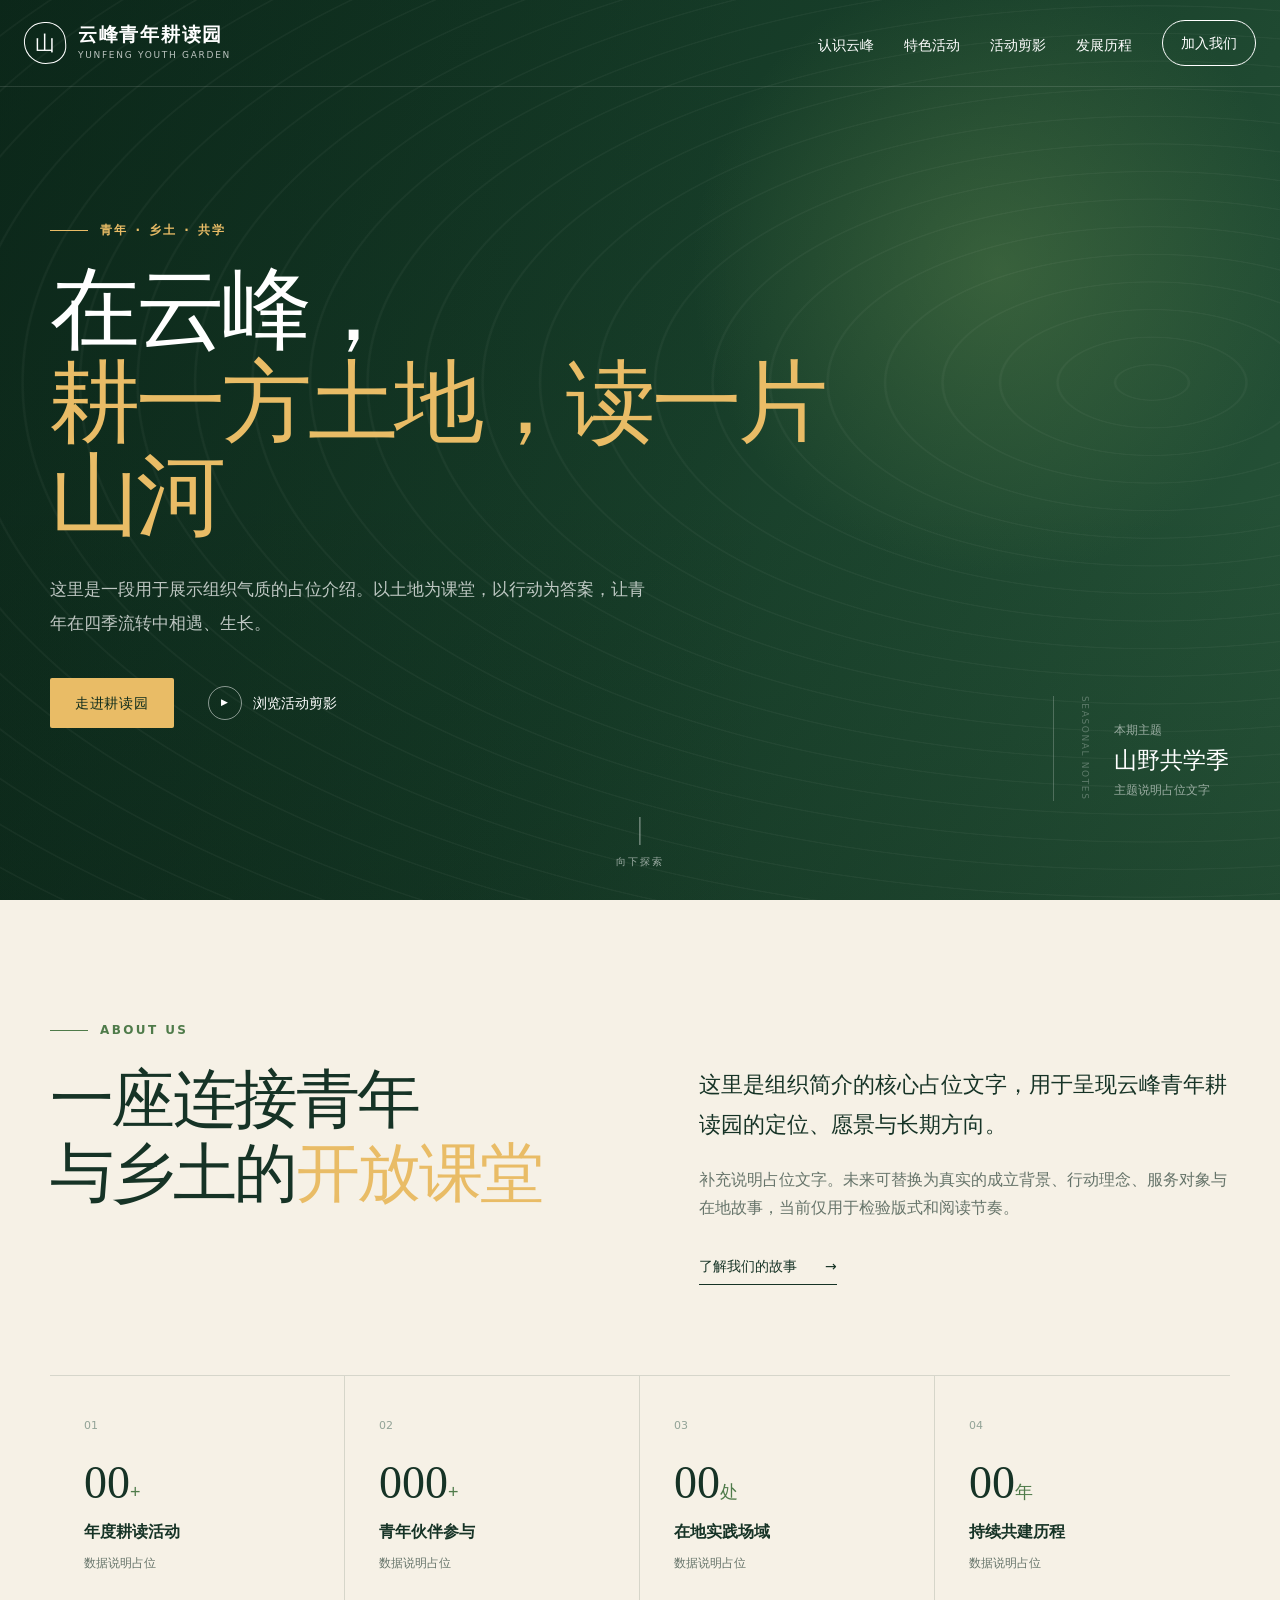
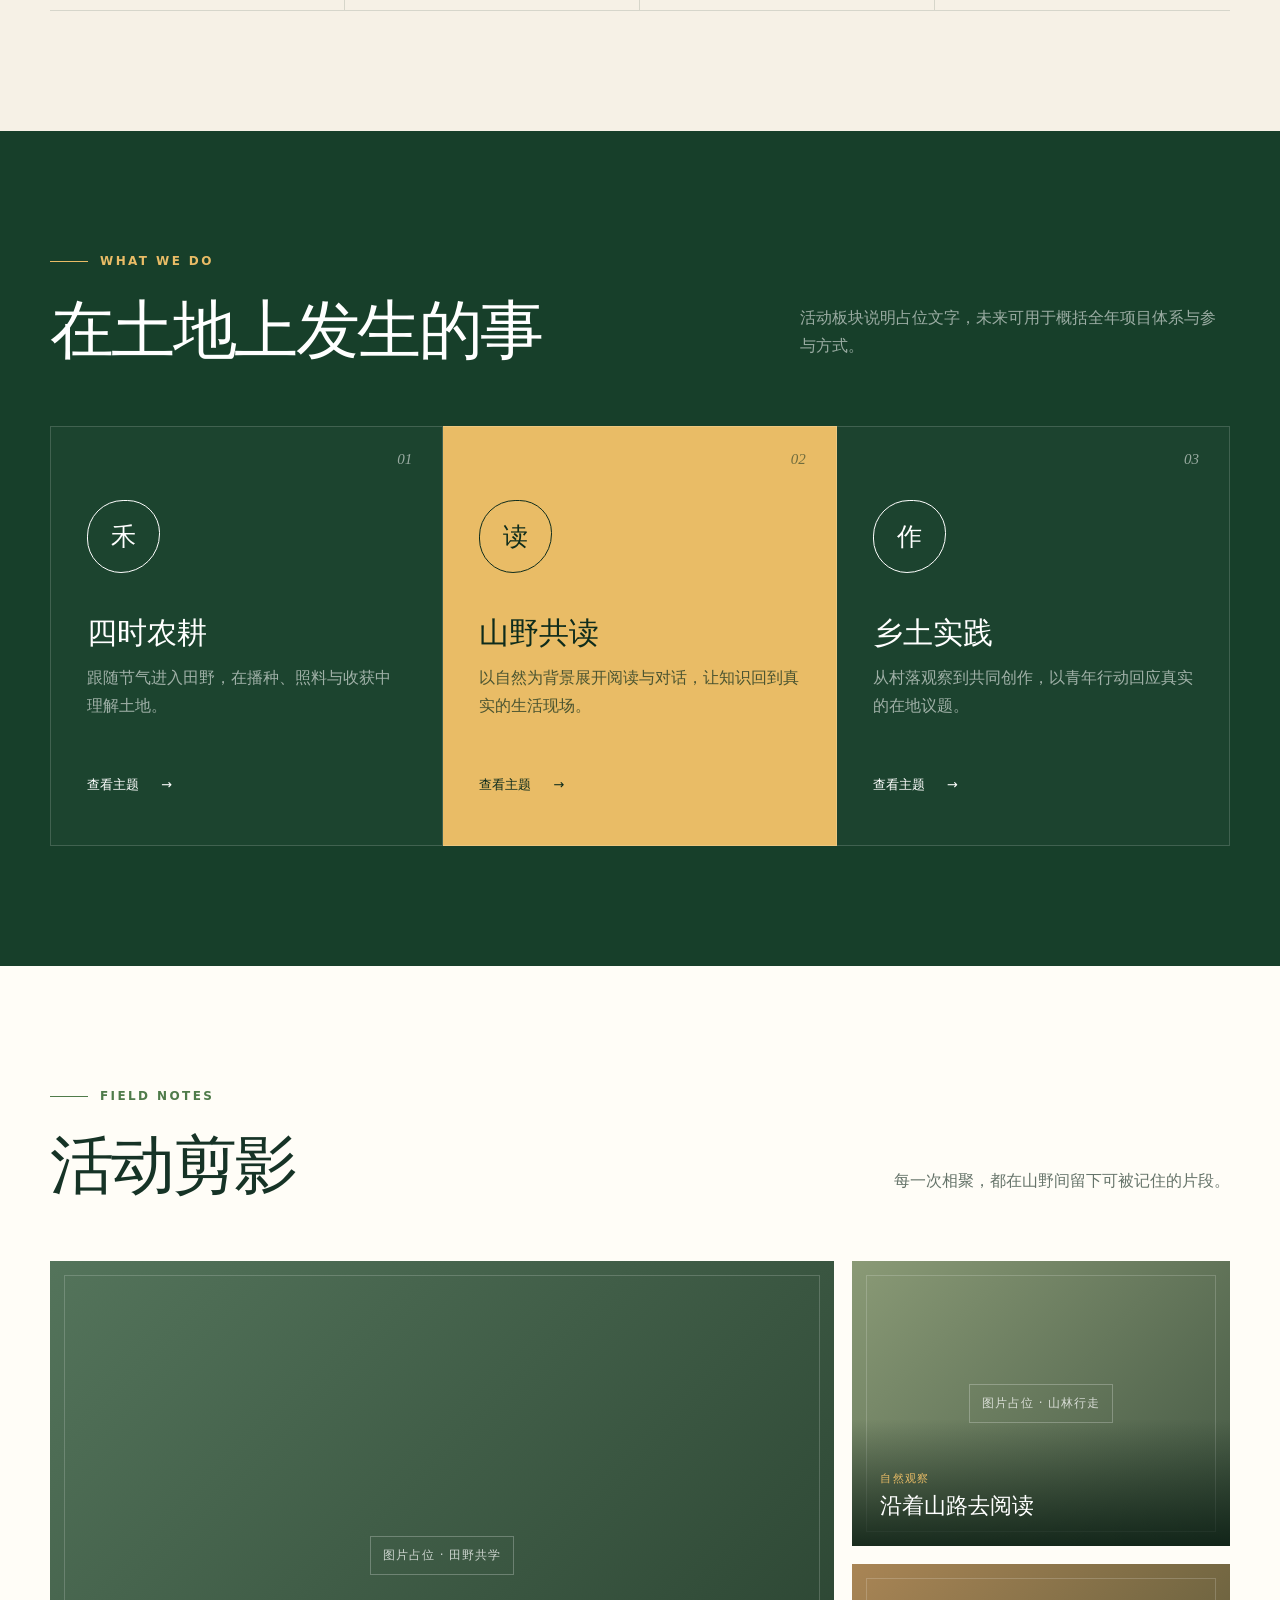
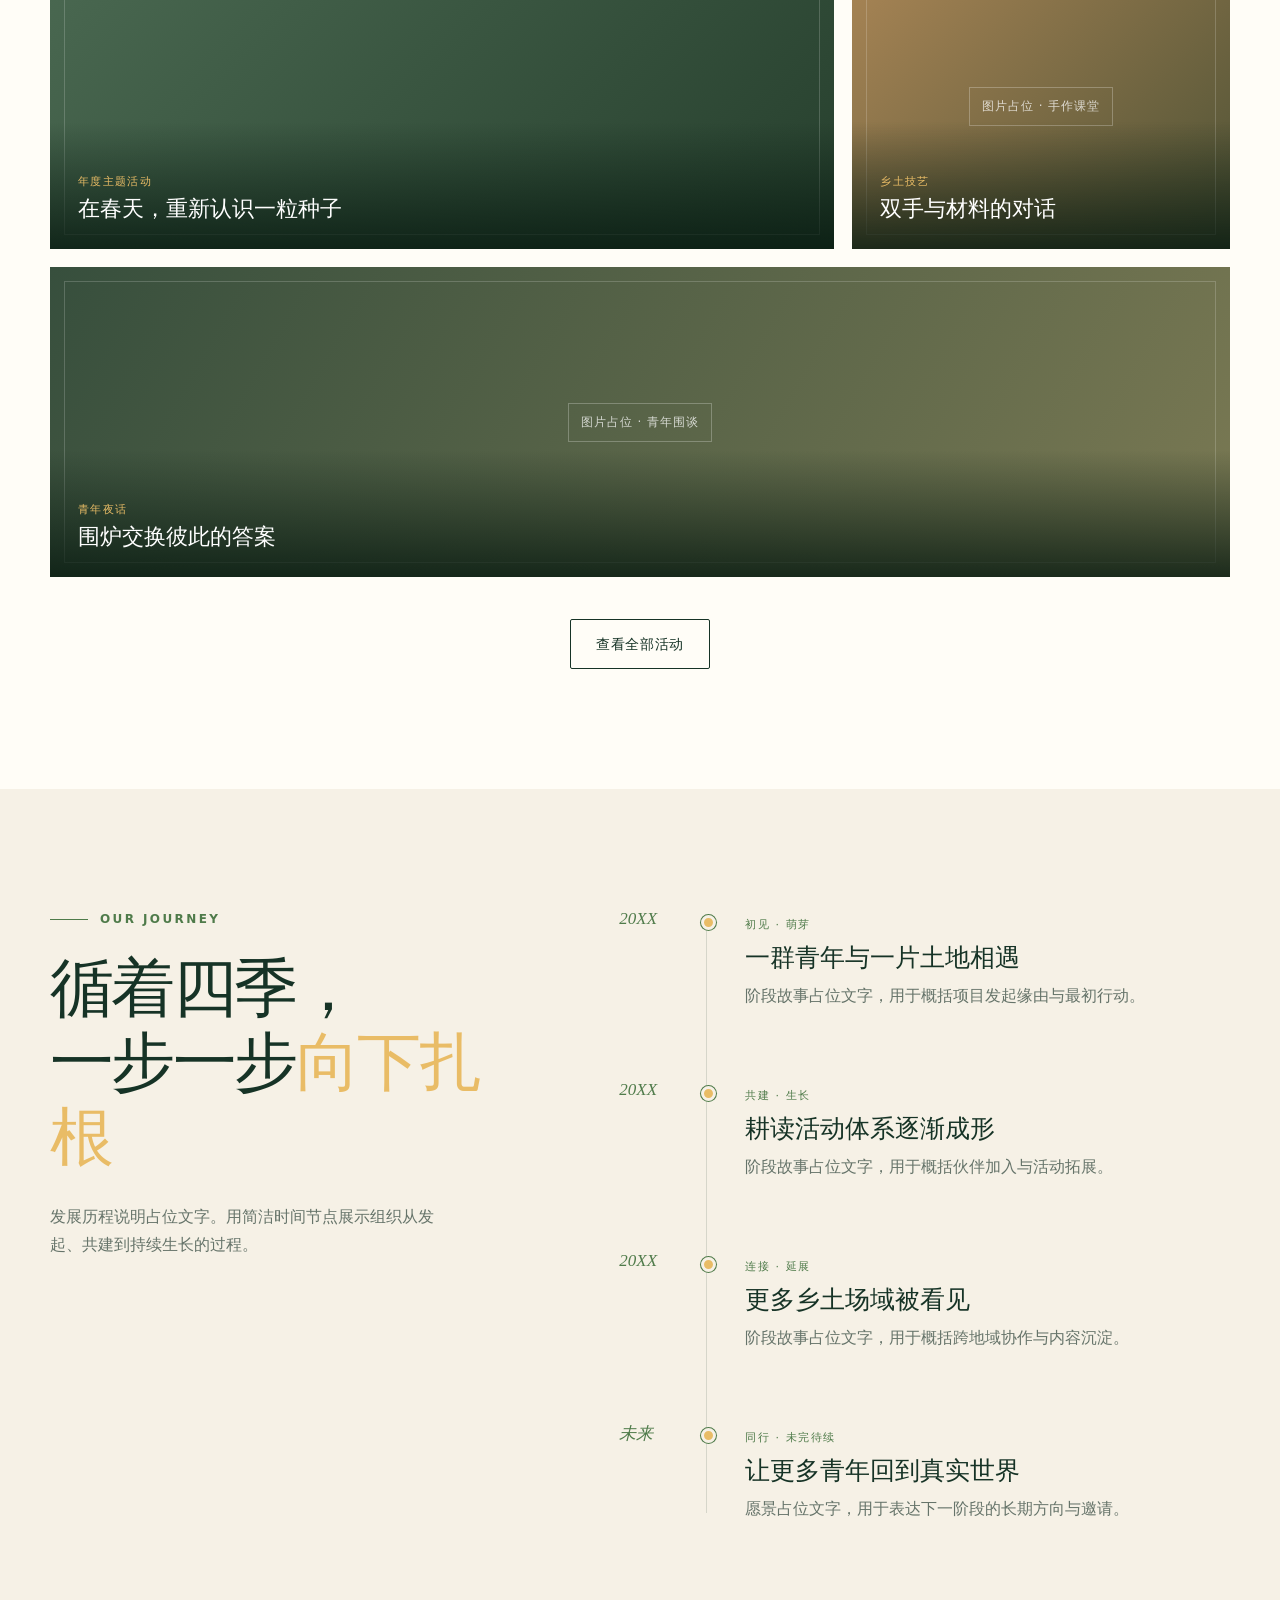
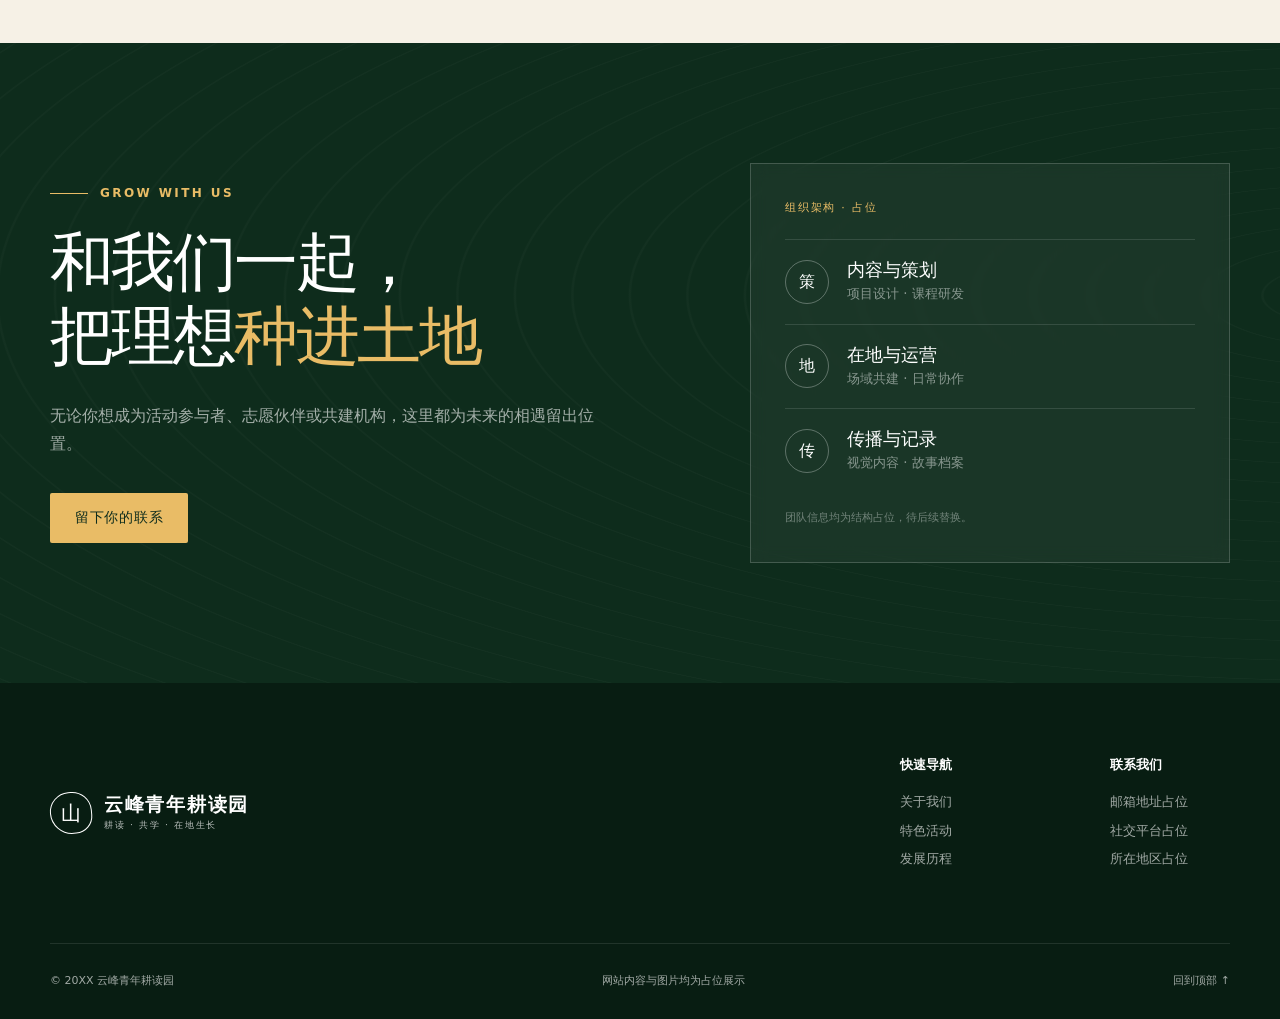
<file: index.html>
<!doctype html>
<html lang="zh-CN">
<head>
  <meta charset="utf-8">
  <meta name="viewport" content="width=device-width, initial-scale=1">
  <meta name="description" content="云峰青年耕读园门户网站外观原型">
  <meta name="theme-color" content="#173f2a">
  <link rel="icon" type="image/svg+xml" href="data:image/svg+xml,%3Csvg xmlns='http://www.w3.org/2000/svg' viewBox='0 0 64 64'%3E%3Crect width='64' height='64' rx='16' fill='%23173f2a'/%3E%3Cpath d='M13 43 29 19l8 12 6-8 10 20H13Z' fill='%23e9bc66'/%3E%3Cpath d='M31 48V31c9 2 12 8 12 8-3 6-7 9-12 9Z' fill='%23f5f1e7'/%3E%3C/svg%3E">
  <title>云峰青年耕读园</title>
  <link rel="stylesheet" href="css/style.css">
</head>
<body>
  <a class="skip-link" href="#main">跳到主要内容</a>
  <header class="site-header" id="top">
    <div class="nav-shell">
      <a class="brand" href="#top" aria-label="云峰青年耕读园首页">
        <span class="brand-mark" aria-hidden="true"><span>山</span></span>
        <span class="brand-copy"><strong>云峰青年耕读园</strong><small>YUNFENG YOUTH GARDEN</small></span>
      </a>
      <button class="menu-button" type="button" aria-expanded="false" aria-controls="site-nav" aria-label="打开导航菜单">
        <span></span><span></span><span></span>
      </button>
      <nav class="site-nav" id="site-nav" aria-label="主要导航">
        <a class="active" href="#about">认识云峰</a>
        <a href="#programs">特色活动</a>
        <a href="#gallery">活动剪影</a>
        <a href="#timeline">发展历程</a>
        <a class="nav-cta" href="#join">加入我们</a>
      </nav>
    </div>
  </header>

  <main id="main">
    <section class="hero" aria-labelledby="hero-title">
      <div class="topo-pattern" aria-hidden="true"></div>
      <div class="hero-content">
        <p class="eyebrow light"><span></span>青年 · 乡土 · 共学</p>
        <h1 id="hero-title">在云峰，<br><em>耕一方土地，读一片山河</em></h1>
        <p class="hero-intro">这里是一段用于展示组织气质的占位介绍。以土地为课堂，以行动为答案，让青年在四季流转中相遇、生长。</p>
        <div class="hero-actions">
          <a class="button button-gold" href="#about">走进耕读园</a>
          <a class="text-link" href="#gallery"><span class="play" aria-hidden="true">▶</span> 浏览活动剪影</a>
        </div>
      </div>
      <div class="hero-aside" aria-label="本期主题占位信息">
        <span class="vertical-label">SEASONAL NOTES</span>
        <div>
          <small>本期主题</small>
          <strong>山野共学季</strong>
          <p>主题说明占位文字</p>
        </div>
      </div>
      <a class="scroll-cue" href="#about" aria-label="向下浏览"><span></span>向下探索</a>
    </section>

    <section class="section about-section" id="about">
      <div class="container about-grid">
        <div class="section-heading reveal">
          <p class="eyebrow"><span></span>ABOUT US</p>
          <h2>一座连接青年<br>与乡土的<em>开放课堂</em></h2>
        </div>
        <div class="about-copy reveal">
          <p class="lead">这里是组织简介的核心占位文字，用于呈现云峰青年耕读园的定位、愿景与长期方向。</p>
          <p>补充说明占位文字。未来可替换为真实的成立背景、行动理念、服务对象与在地故事，当前仅用于检验版式和阅读节奏。</p>
          <a class="underlined-link" href="#timeline">了解我们的故事 <span aria-hidden="true">→</span></a>
        </div>
      </div>
      <div class="container stats" aria-label="数据概览">
        <article class="stat-card reveal"><span class="stat-index">01</span><strong>00<em>+</em></strong><p>年度耕读活动</p><small>数据说明占位</small></article>
        <article class="stat-card reveal"><span class="stat-index">02</span><strong>000<em>+</em></strong><p>青年伙伴参与</p><small>数据说明占位</small></article>
        <article class="stat-card reveal"><span class="stat-index">03</span><strong>00<em>处</em></strong><p>在地实践场域</p><small>数据说明占位</small></article>
        <article class="stat-card reveal"><span class="stat-index">04</span><strong>00<em>年</em></strong><p>持续共建历程</p><small>数据说明占位</small></article>
      </div>
    </section>

    <section class="section programs-section" id="programs">
      <div class="container section-top reveal">
        <div>
          <p class="eyebrow light"><span></span>WHAT WE DO</p>
          <h2>在土地上发生的事</h2>
        </div>
        <p>活动板块说明占位文字，未来可用于概括全年项目体系与参与方式。</p>
      </div>
      <div class="container program-grid">
        <article class="program-card reveal">
          <span class="program-number">01</span><div class="program-icon" aria-hidden="true">禾</div>
          <h3>四时农耕</h3><p>跟随节气进入田野，在播种、照料与收获中理解土地。</p><a href="#gallery" aria-label="查看四时农耕活动">查看主题 <span>→</span></a>
        </article>
        <article class="program-card featured reveal">
          <span class="program-number">02</span><div class="program-icon" aria-hidden="true">读</div>
          <h3>山野共读</h3><p>以自然为背景展开阅读与对话，让知识回到真实的生活现场。</p><a href="#gallery" aria-label="查看山野共读活动">查看主题 <span>→</span></a>
        </article>
        <article class="program-card reveal">
          <span class="program-number">03</span><div class="program-icon" aria-hidden="true">作</div>
          <h3>乡土实践</h3><p>从村落观察到共同创作，以青年行动回应真实的在地议题。</p><a href="#gallery" aria-label="查看乡土实践活动">查看主题 <span>→</span></a>
        </article>
      </div>
    </section>

    <section class="section gallery-section" id="gallery">
      <div class="container section-top dark reveal">
        <div><p class="eyebrow"><span></span>FIELD NOTES</p><h2>活动剪影</h2></div>
        <p>每一次相聚，都在山野间留下可被记住的片段。</p>
      </div>
      <div class="container gallery-grid">
        <figure class="gallery-item gallery-main reveal"><div class="image-placeholder"><span>图片占位 · 田野共学</span></div><figcaption><span>年度主题活动</span><strong>在春天，重新认识一粒种子</strong></figcaption></figure>
        <figure class="gallery-item reveal"><div class="image-placeholder alt-one"><span>图片占位 · 山林行走</span></div><figcaption><span>自然观察</span><strong>沿着山路去阅读</strong></figcaption></figure>
        <figure class="gallery-item reveal"><div class="image-placeholder alt-two"><span>图片占位 · 手作课堂</span></div><figcaption><span>乡土技艺</span><strong>双手与材料的对话</strong></figcaption></figure>
        <figure class="gallery-item wide reveal"><div class="image-placeholder alt-three"><span>图片占位 · 青年围谈</span></div><figcaption><span>青年夜话</span><strong>围炉交换彼此的答案</strong></figcaption></figure>
      </div>
      <div class="container gallery-action reveal"><a class="button button-outline" href="activities.html">查看全部活动</a></div>
    </section>

    <section class="section timeline-section" id="timeline">
      <div class="container timeline-layout">
        <div class="timeline-intro reveal">
          <p class="eyebrow"><span></span>OUR JOURNEY</p>
          <h2>循着四季，<br>一步一步<em>向下扎根</em></h2>
          <p>发展历程说明占位文字。用简洁时间节点展示组织从发起、共建到持续生长的过程。</p>
        </div>
        <ol class="timeline-list">
          <li class="reveal"><span class="year">20XX</span><div><small>初见 · 萌芽</small><h3>一群青年与一片土地相遇</h3><p>阶段故事占位文字，用于概括项目发起缘由与最初行动。</p></div></li>
          <li class="reveal"><span class="year">20XX</span><div><small>共建 · 生长</small><h3>耕读活动体系逐渐成形</h3><p>阶段故事占位文字，用于概括伙伴加入与活动拓展。</p></div></li>
          <li class="reveal"><span class="year">20XX</span><div><small>连接 · 延展</small><h3>更多乡土场域被看见</h3><p>阶段故事占位文字，用于概括跨地域协作与内容沉淀。</p></div></li>
          <li class="reveal"><span class="year">未来</span><div><small>同行 · 未完待续</small><h3>让更多青年回到真实世界</h3><p>愿景占位文字，用于表达下一阶段的长期方向与邀请。</p></div></li>
        </ol>
      </div>
    </section>

    <section class="join-section" id="join">
      <div class="join-pattern" aria-hidden="true"></div>
      <div class="container join-grid">
        <div class="join-copy reveal">
          <p class="eyebrow light"><span></span>GROW WITH US</p>
          <h2>和我们一起，<br>把理想<em>种进土地</em></h2>
          <p>无论你想成为活动参与者、志愿伙伴或共建机构，这里都为未来的相遇留出位置。</p>
          <a class="button button-gold" href="mailto:hello@example.com">留下你的联系</a>
        </div>
        <div class="team-card reveal">
          <span class="card-label">组织架构 · 占位</span>
          <div class="team-row"><span class="team-dot">策</span><div><strong>内容与策划</strong><small>项目设计 · 课程研发</small></div></div>
          <div class="team-row"><span class="team-dot">地</span><div><strong>在地与运营</strong><small>场域共建 · 日常协作</small></div></div>
          <div class="team-row"><span class="team-dot">传</span><div><strong>传播与记录</strong><small>视觉内容 · 故事档案</small></div></div>
          <p class="team-note">团队信息均为结构占位，待后续替换。</p>
        </div>
      </div>
    </section>
  </main>

  <footer class="site-footer">
    <div class="container footer-main">
      <a class="brand footer-brand" href="#top"><span class="brand-mark" aria-hidden="true"><span>山</span></span><span class="brand-copy"><strong>云峰青年耕读园</strong><small>耕读 · 共学 · 在地生长</small></span></a>
      <div class="footer-links"><div><strong>快速导航</strong><a href="#about">关于我们</a><a href="#programs">特色活动</a><a href="#timeline">发展历程</a></div><div><strong>联系我们</strong><a href="mailto:hello@example.com">邮箱地址占位</a><span>社交平台占位</span><span>所在地区占位</span></div></div>
    </div>
    <div class="container footer-bottom"><span>© 20XX 云峰青年耕读园</span><span>网站内容与图片均为占位展示</span><a href="#top">回到顶部 ↑</a></div>
  </footer>

  <script src="js/main.js"></script>
</body>
</html>
</file>
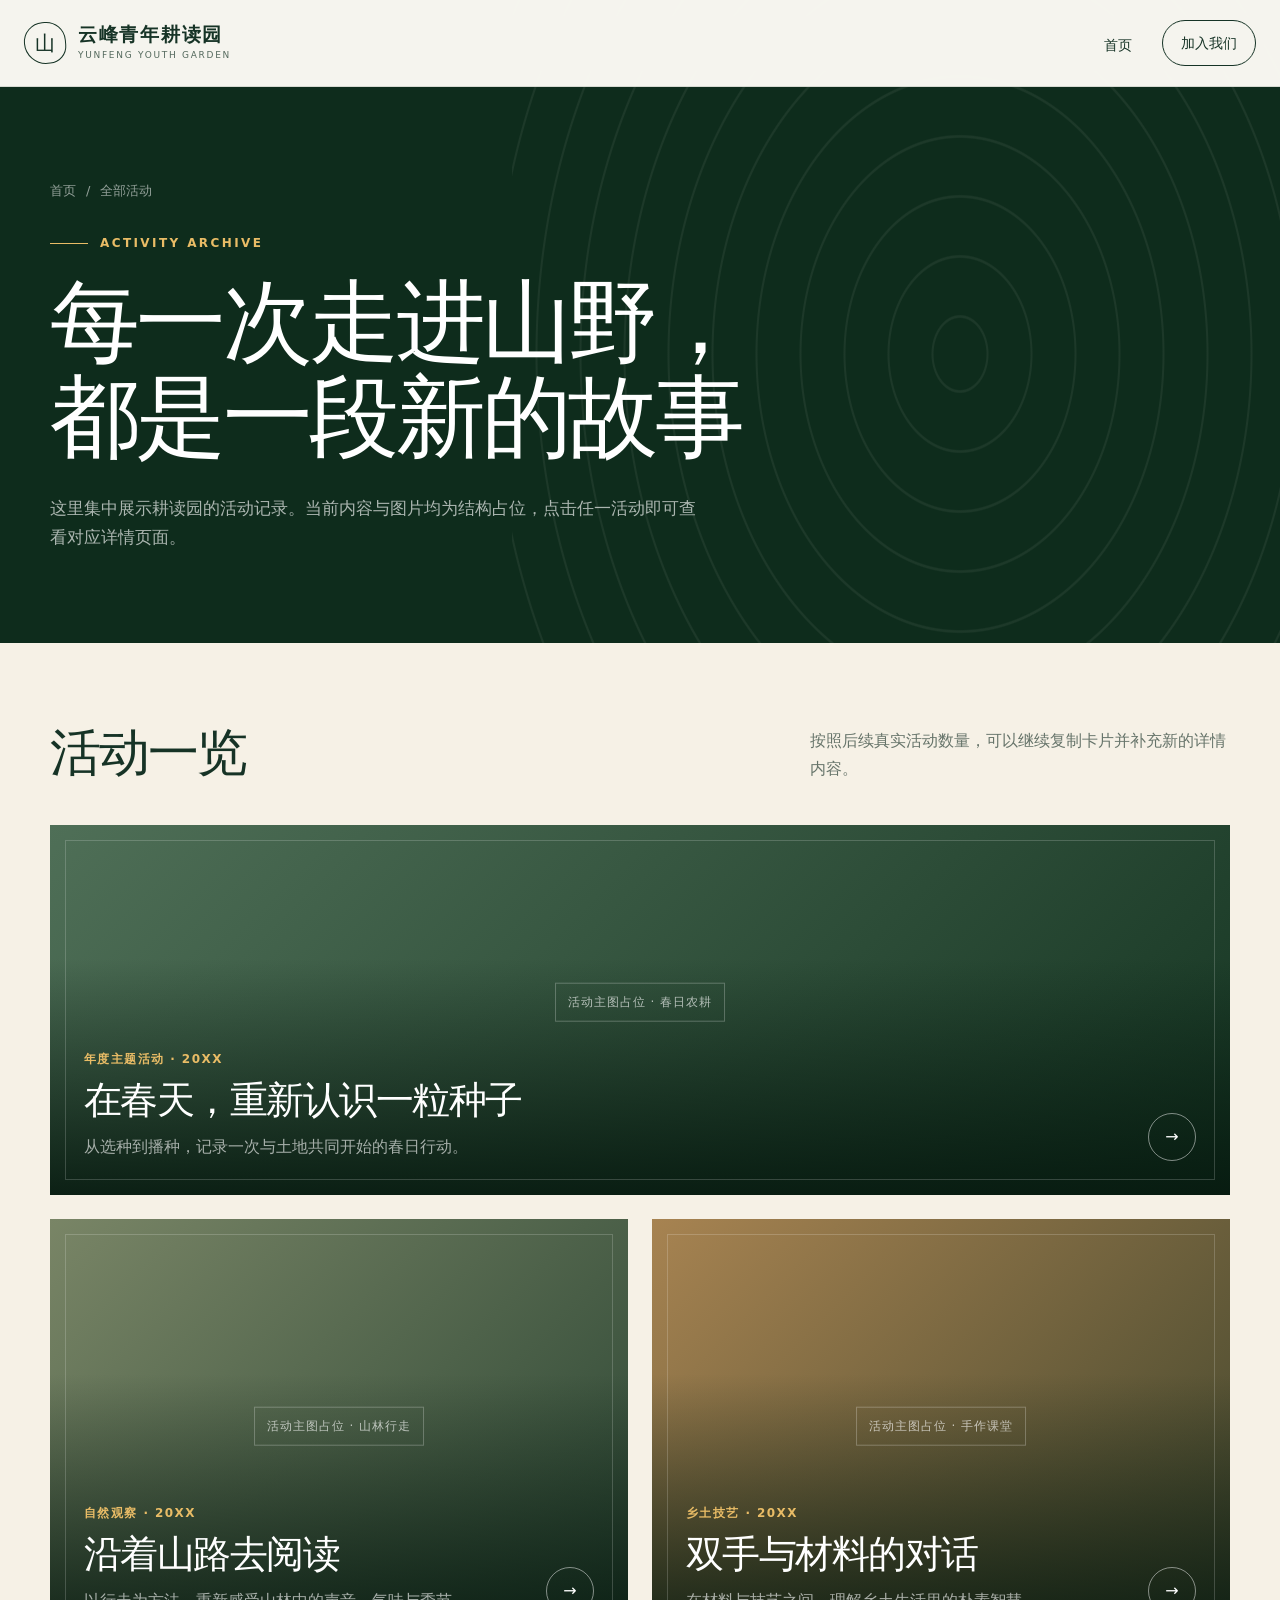
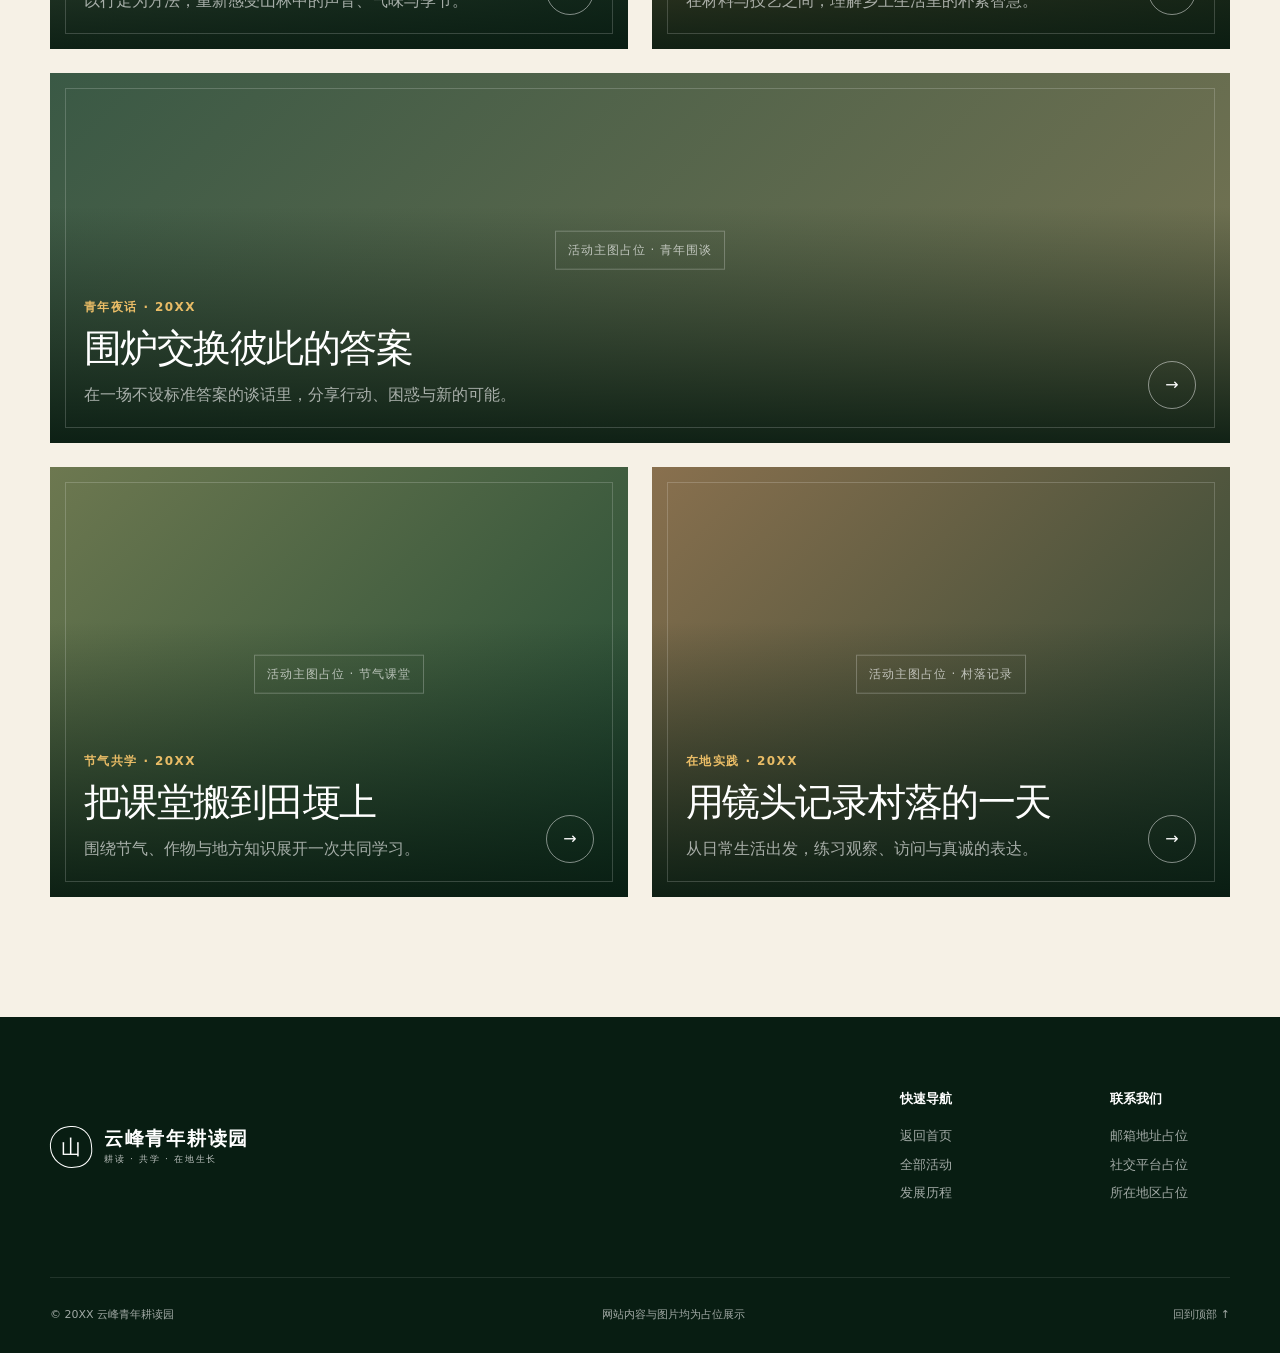
<file: activities.html>
<!doctype html>
<html lang="zh-CN">
<head>
  <meta charset="utf-8">
  <meta name="viewport" content="width=device-width, initial-scale=1">
  <meta name="description" content="云峰青年耕读园活动总览">
  <meta name="theme-color" content="#173f2a">
  <link rel="icon" type="image/svg+xml" href="data:image/svg+xml,%3Csvg xmlns='http://www.w3.org/2000/svg' viewBox='0 0 64 64'%3E%3Crect width='64' height='64' rx='16' fill='%23173f2a'/%3E%3Cpath d='M13 43 29 19l8 12 6-8 10 20H13Z' fill='%23e9bc66'/%3E%3Cpath d='M31 48V31c9 2 12 8 12 8-3 6-7 9-12 9Z' fill='%23f5f1e7'/%3E%3C/svg%3E">
  <title>全部活动｜云峰青年耕读园</title>
  <link rel="stylesheet" href="css/style.css">
</head>
<body class="subpage">
  <a class="skip-link" href="#main">跳到主要内容</a>
  <header class="site-header subpage-header">
    <div class="nav-shell">
      <a class="brand" href="index.html" aria-label="返回云峰青年耕读园首页"><span class="brand-mark" aria-hidden="true"><span>山</span></span><span class="brand-copy"><strong>云峰青年耕读园</strong><small>YUNFENG YOUTH GARDEN</small></span></a>
      <button class="menu-button" type="button" aria-expanded="false" aria-controls="site-nav" aria-label="打开导航菜单"><span></span><span></span><span></span></button>
      <nav class="site-nav" id="site-nav" aria-label="主要导航">
        <a href="index.html">首页</a><a class="nav-cta" href="index.html#join">加入我们</a>
      </nav>
    </div>
  </header>

  <main id="main">
    <section class="subpage-hero">
      <div class="container">
        <nav class="breadcrumb" aria-label="面包屑"><a href="index.html">首页</a><span>/</span><span>全部活动</span></nav>
        <p class="eyebrow light"><span></span>ACTIVITY ARCHIVE</p>
        <h1>每一次走进山野，<br>都是一段新的故事</h1>
        <p class="intro">这里集中展示耕读园的活动记录。当前内容与图片均为结构占位，点击任一活动即可查看对应详情页面。</p>
      </div>
    </section>

    <section class="activity-archive" aria-labelledby="archive-title">
      <div class="container archive-intro">
        <h2 id="archive-title">活动一览</h2>
        <p>按照后续真实活动数量，可以继续复制卡片并补充新的详情内容。</p>
      </div>
      <div class="container activity-list">
        <article class="activity-card wide"><span class="placeholder-label">活动主图占位 · 春日农耕</span><div class="activity-card-content"><span class="category">年度主题活动 · 20XX</span><h2>在春天，重新认识一粒种子</h2><p>从选种到播种，记录一次与土地共同开始的春日行动。</p></div><span class="view-detail" aria-hidden="true">→</span><a class="card-link" href="activity-detail.html?id=spring" aria-label="查看在春天，重新认识一粒种子活动详情"></a></article>
        <article class="activity-card"><span class="placeholder-label">活动主图占位 · 山林行走</span><div class="activity-card-content"><span class="category">自然观察 · 20XX</span><h2>沿着山路去阅读</h2><p>以行走为方法，重新感受山林中的声音、气味与季节。</p></div><span class="view-detail" aria-hidden="true">→</span><a class="card-link" href="activity-detail.html?id=mountain" aria-label="查看沿着山路去阅读活动详情"></a></article>
        <article class="activity-card"><span class="placeholder-label">活动主图占位 · 手作课堂</span><div class="activity-card-content"><span class="category">乡土技艺 · 20XX</span><h2>双手与材料的对话</h2><p>在材料与技艺之间，理解乡土生活里的朴素智慧。</p></div><span class="view-detail" aria-hidden="true">→</span><a class="card-link" href="activity-detail.html?id=craft" aria-label="查看双手与材料的对话活动详情"></a></article>
        <article class="activity-card wide"><span class="placeholder-label">活动主图占位 · 青年围谈</span><div class="activity-card-content"><span class="category">青年夜话 · 20XX</span><h2>围炉交换彼此的答案</h2><p>在一场不设标准答案的谈话里，分享行动、困惑与新的可能。</p></div><span class="view-detail" aria-hidden="true">→</span><a class="card-link" href="activity-detail.html?id=night-talk" aria-label="查看围炉交换彼此的答案活动详情"></a></article>
        <article class="activity-card"><span class="placeholder-label">活动主图占位 · 节气课堂</span><div class="activity-card-content"><span class="category">节气共学 · 20XX</span><h2>把课堂搬到田埂上</h2><p>围绕节气、作物与地方知识展开一次共同学习。</p></div><span class="view-detail" aria-hidden="true">→</span><a class="card-link" href="activity-detail.html?id=field-class" aria-label="查看把课堂搬到田埂上活动详情"></a></article>
        <article class="activity-card"><span class="placeholder-label">活动主图占位 · 村落记录</span><div class="activity-card-content"><span class="category">在地实践 · 20XX</span><h2>用镜头记录村落的一天</h2><p>从日常生活出发，练习观察、访问与真诚的表达。</p></div><span class="view-detail" aria-hidden="true">→</span><a class="card-link" href="activity-detail.html?id=village" aria-label="查看用镜头记录村落的一天活动详情"></a></article>
      </div>
    </section>
  </main>

  <footer class="site-footer">
    <div class="container footer-main"><a class="brand footer-brand" href="index.html"><span class="brand-mark" aria-hidden="true"><span>山</span></span><span class="brand-copy"><strong>云峰青年耕读园</strong><small>耕读 · 共学 · 在地生长</small></span></a><div class="footer-links"><div><strong>快速导航</strong><a href="index.html">返回首页</a><a href="activities.html">全部活动</a><a href="index.html#timeline">发展历程</a></div><div><strong>联系我们</strong><a href="mailto:hello@example.com">邮箱地址占位</a><span>社交平台占位</span><span>所在地区占位</span></div></div></div>
    <div class="container footer-bottom"><span>© 20XX 云峰青年耕读园</span><span>网站内容与图片均为占位展示</span><a href="#main">回到顶部 ↑</a></div>
  </footer>
  <script src="js/main.js"></script>
</body>
</html>
</file>
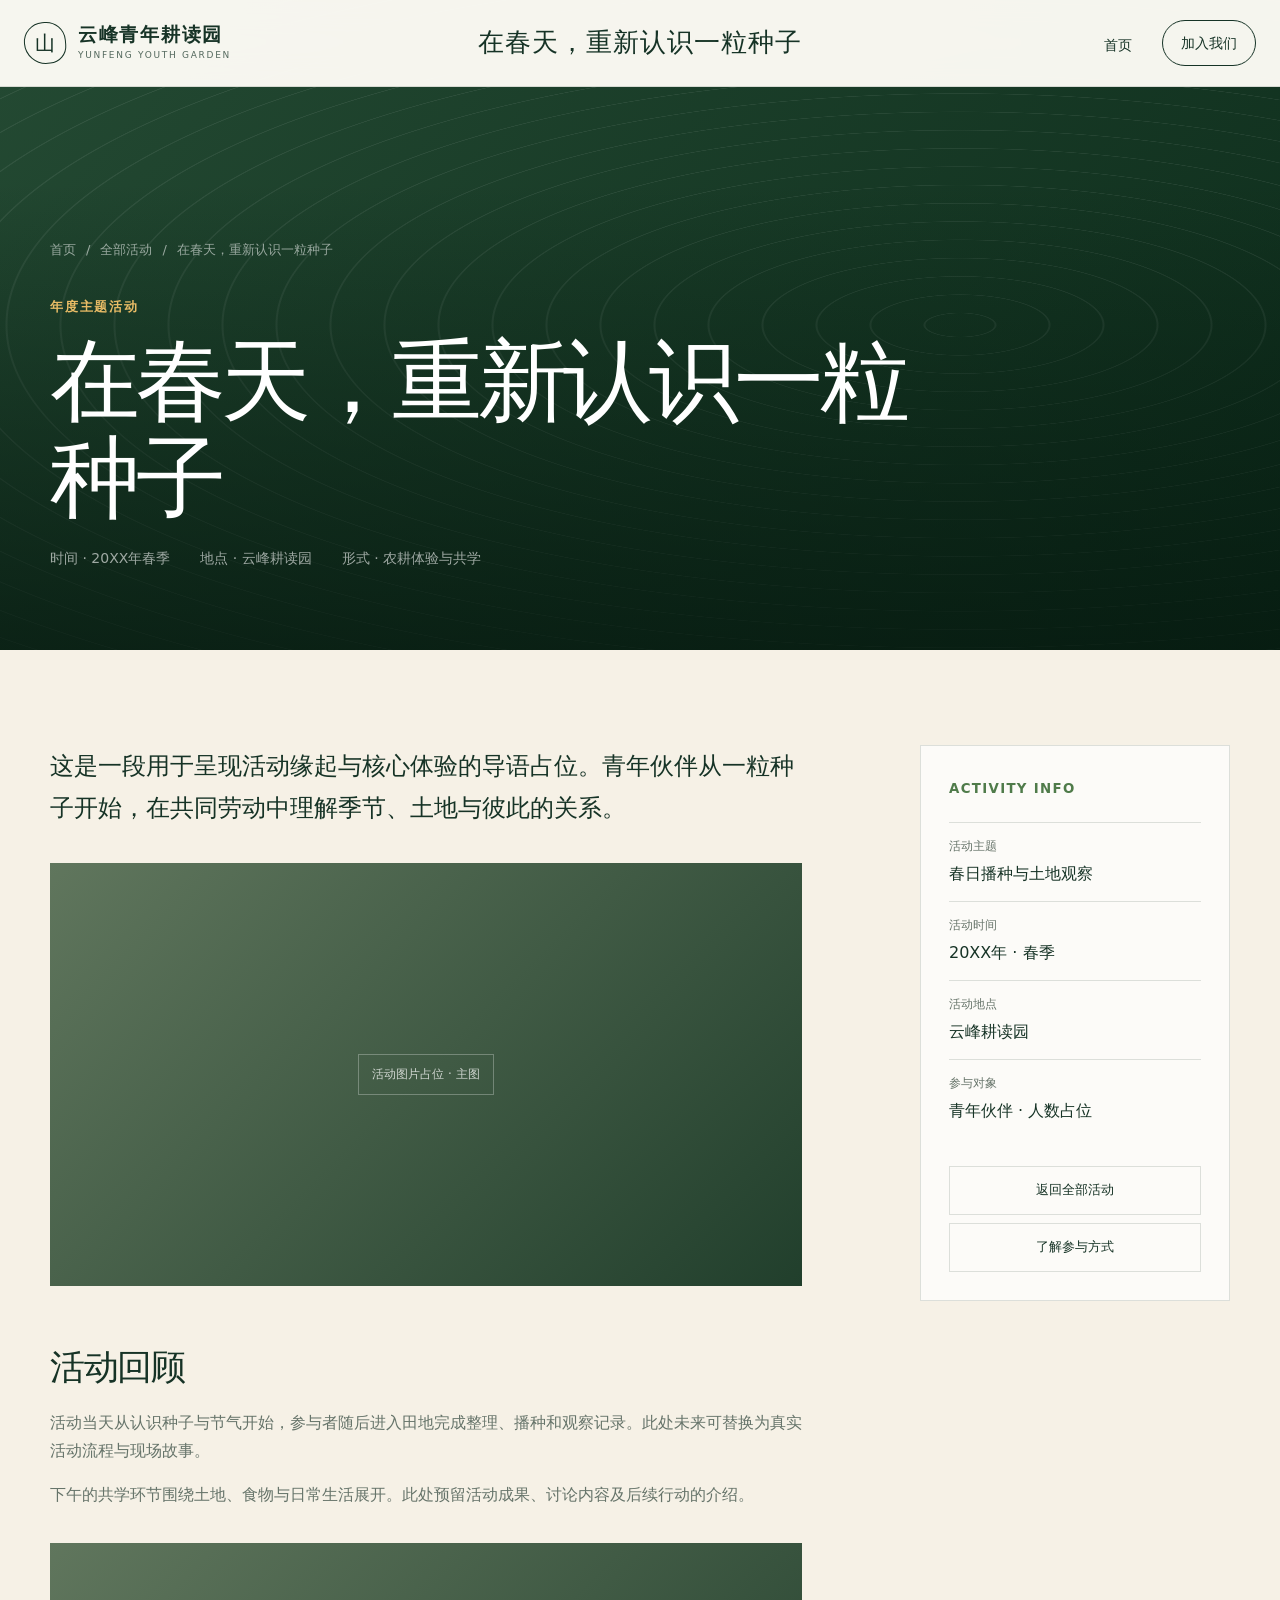
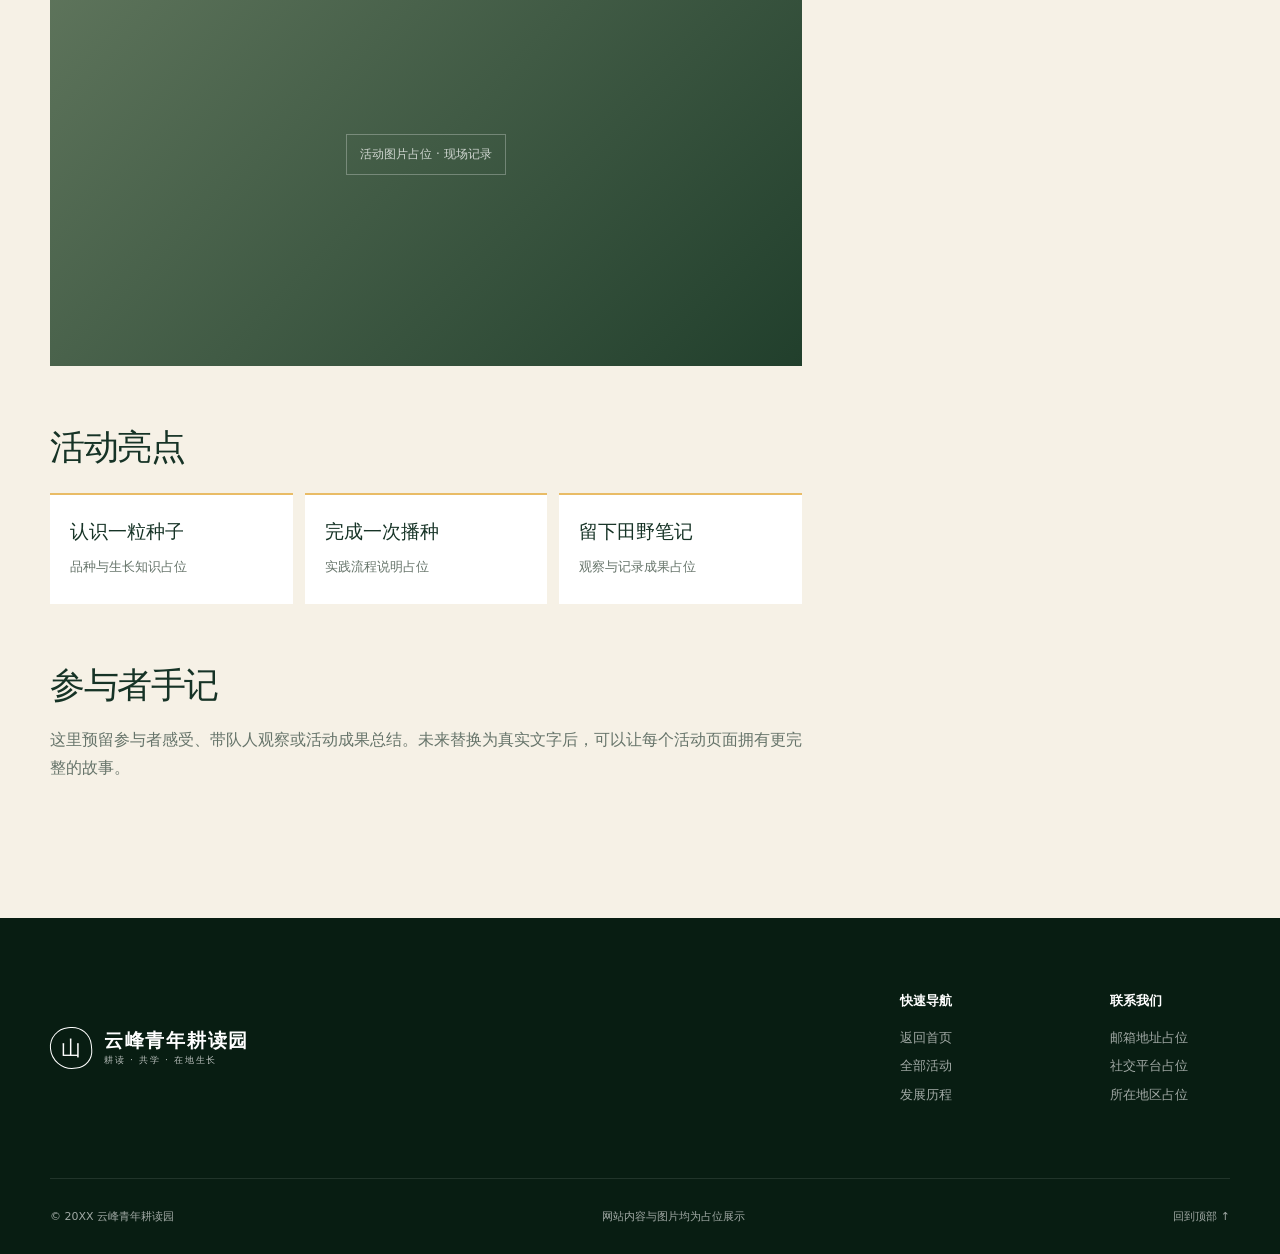
<file: activity-detail.html>
<!doctype html>
<html lang="zh-CN">
<head>
  <meta charset="utf-8">
  <meta name="viewport" content="width=device-width, initial-scale=1">
  <meta name="description" content="云峰青年耕读园活动详情">
  <meta name="theme-color" content="#173f2a">
  <link rel="icon" type="image/svg+xml" href="data:image/svg+xml,%3Csvg xmlns='http://www.w3.org/2000/svg' viewBox='0 0 64 64'%3E%3Crect width='64' height='64' rx='16' fill='%23173f2a'/%3E%3Cpath d='M13 43 29 19l8 12 6-8 10 20H13Z' fill='%23e9bc66'/%3E%3Cpath d='M31 48V31c9 2 12 8 12 8-3 6-7 9-12 9Z' fill='%23f5f1e7'/%3E%3C/svg%3E">
  <title>活动详情｜云峰青年耕读园</title>
  <link rel="stylesheet" href="css/style.css">
</head>
<body class="subpage">
  <a class="skip-link" href="#main">跳到主要内容</a>
  <header class="site-header subpage-header detail-page-header">
    <div class="nav-shell">
      <a class="brand" href="index.html" aria-label="返回云峰青年耕读园首页"><span class="brand-mark" aria-hidden="true"><span>山</span></span><span class="brand-copy"><strong>云峰青年耕读园</strong><small>YUNFENG YOUTH GARDEN</small></span></a>
      <span class="detail-nav-title" id="nav-activity-title">活动名称</span>
      <button class="menu-button" type="button" aria-expanded="false" aria-controls="site-nav" aria-label="打开导航菜单"><span></span><span></span><span></span></button>
      <nav class="site-nav" id="site-nav" aria-label="主要导航"><a href="index.html">首页</a><a class="nav-cta" href="index.html#join">加入我们</a></nav>
    </div>
  </header>

  <main id="main">
    <section class="detail-hero" id="detail-hero">
      <div class="container">
        <nav class="breadcrumb" aria-label="面包屑"><a href="index.html">首页</a><span>/</span><a href="activities.html">全部活动</a><span>/</span><span id="crumb-title">活动详情</span></nav>
        <span class="detail-kicker" id="detail-category">活动类别</span>
        <h1 id="detail-title">活动标题</h1>
        <div class="detail-meta"><span id="detail-year">时间 · 20XX</span><span id="detail-place">地点 · 场地占位</span><span id="detail-format">形式 · 活动形式占位</span></div>
      </div>
    </section>

    <section class="detail-body">
      <div class="container detail-layout">
        <article class="detail-article">
          <p class="lead" id="detail-lead">活动导语占位文字。</p>
          <div class="detail-image"><span>活动图片占位 · 主图</span></div>
          <h2>活动回顾</h2>
          <p id="detail-story-one">活动回顾占位文字。</p>
          <p id="detail-story-two">活动回顾补充占位文字。</p>
          <div class="detail-image"><span>活动图片占位 · 现场记录</span></div>
          <h2>活动亮点</h2>
          <div class="detail-highlights" id="detail-highlights"></div>
          <h2>参与者手记</h2>
          <p>这里预留参与者感受、带队人观察或活动成果总结。未来替换为真实文字后，可以让每个活动页面拥有更完整的故事。</p>
        </article>
        <aside class="detail-aside">
          <small>ACTIVITY INFO</small>
          <dl><div><dt>活动主题</dt><dd id="aside-theme">主题占位</dd></div><div><dt>活动时间</dt><dd id="aside-date">20XX年 · 季节占位</dd></div><div><dt>活动地点</dt><dd id="aside-place">地点占位</dd></div><div><dt>参与对象</dt><dd>青年伙伴 · 人数占位</dd></div></dl>
          <nav class="detail-nav" aria-label="详情页导航"><a href="activities.html">返回全部活动</a><a href="index.html#join">了解参与方式</a></nav>
        </aside>
      </div>
    </section>
  </main>

  <footer class="site-footer"><div class="container footer-main"><a class="brand footer-brand" href="index.html"><span class="brand-mark" aria-hidden="true"><span>山</span></span><span class="brand-copy"><strong>云峰青年耕读园</strong><small>耕读 · 共学 · 在地生长</small></span></a><div class="footer-links"><div><strong>快速导航</strong><a href="index.html">返回首页</a><a href="activities.html">全部活动</a><a href="index.html#timeline">发展历程</a></div><div><strong>联系我们</strong><a href="mailto:hello@example.com">邮箱地址占位</a><span>社交平台占位</span><span>所在地区占位</span></div></div></div><div class="container footer-bottom"><span>© 20XX 云峰青年耕读园</span><span>网站内容与图片均为占位展示</span><a href="#main">回到顶部 ↑</a></div></footer>
  <script src="js/main.js"></script>
  <script src="js/activity-detail.js"></script>
</body>
</html>
</file>
<file: css/style.css>
:root {
  --pine: #173f2a;
  --pine-dark: #0e2c1c;
  --pine-mid: #26573a;
  --leaf: #4f7b4a;
  --cream: #f6f1e6;
  --paper: #fffdf7;
  --gold: #e9bc66;
  --ink: #163326;
  --muted: #66746a;
  --line: rgba(22, 51, 38, .14);
  --shadow: 0 24px 70px rgba(18, 53, 34, .12);
}

* { box-sizing: border-box; }
html { scroll-behavior: smooth; }
body { margin: 0; color: var(--ink); background: var(--paper); font-family: "Noto Sans SC", "Microsoft YaHei", system-ui, sans-serif; font-size: 16px; line-height: 1.75; animation: pageFadeIn .48s cubic-bezier(.22,.61,.36,1) both; }
body.page-leaving { pointer-events: none; animation: none; opacity: 0; transition: opacity .34s ease; }
@keyframes pageFadeIn { from { opacity: 0; } to { opacity: 1; } }
a { color: inherit; text-decoration: none; }
button { font: inherit; }
.container { width: min(1180px, calc(100% - 48px)); margin-inline: auto; }
.skip-link { position: fixed; top: 8px; left: 8px; z-index: 1000; padding: 10px 16px; color: #fff; background: var(--pine); transform: translateY(-150%); }
.skip-link:focus { transform: translateY(0); }
.site-header { position: fixed; z-index: 100; top: 0; left: 0; width: 100%; border-bottom: 1px solid rgba(255,255,255,.12); color: #fff; transition: background .3s, box-shadow .3s; }
.site-header.scrolled { color: var(--ink); background: rgba(255,253,247,.94); box-shadow: 0 8px 35px rgba(14,44,28,.08); backdrop-filter: blur(16px); }
.nav-shell { width: min(1320px, calc(100% - 48px)); height: 86px; margin: auto; display: flex; align-items: center; justify-content: space-between; }
.brand { display: inline-flex; align-items: center; gap: 12px; }
.brand-mark { width: 42px; height: 42px; display: grid; place-items: center; border: 1px solid currentColor; border-radius: 50% 50% 44% 56%; transform: rotate(-5deg); }
.brand-mark span { font-family: "STKaiti", serif; font-size: 20px; transform: rotate(5deg); }
.brand-copy { display: grid; line-height: 1.1; gap: 5px; }
.brand-copy strong { font-family: "STSong", serif; font-size: 19px; letter-spacing: .09em; }
.brand-copy small { font-size: 9px; letter-spacing: .19em; opacity: .72; }
.site-nav { display: flex; align-items: center; gap: 30px; font-size: 14px; }
.site-nav a:not(.nav-cta) { position: relative; padding: 31px 0 27px; }
.site-nav a:not(.nav-cta)::after { content: ""; position: absolute; bottom: 22px; left: 0; width: 0; height: 1px; background: currentColor; transition: width .25s; }
.site-nav a:hover::after, .site-nav a.active::after { width: 100%; }
.nav-cta { padding: 10px 18px; border: 1px solid currentColor; border-radius: 999px; }
.menu-button { display: none; width: 42px; height: 42px; padding: 9px; border: 0; color: inherit; background: transparent; cursor: pointer; }
.menu-button span { display: block; width: 24px; height: 1px; margin: 5px 0; background: currentColor; transition: .25s; }

.hero { min-height: 760px; height: 100svh; position: relative; display: flex; align-items: center; overflow: hidden; color: #fff; background: radial-gradient(circle at 78% 30%, rgba(104,144,83,.38), transparent 26%), linear-gradient(118deg, #0d2c1d 0%, #183f2a 54%, #28563a 100%); }
.hero::before { content: ""; position: absolute; inset: 0; background: linear-gradient(90deg, rgba(9,30,19,.35), transparent 60%), linear-gradient(0deg, rgba(6,25,15,.2), transparent 45%); }
.topo-pattern, .join-pattern { position: absolute; inset: 0; opacity: .22; background-image: repeating-radial-gradient(ellipse at 82% 44%, transparent 0 28px, rgba(245,241,231,.18) 29px 30px, transparent 31px 46px); transform: scale(1.25); }
.hero-content { position: relative; z-index: 2; width: min(1180px, calc(100% - 48px)); margin: 48px auto 0; }
.eyebrow { display: flex; align-items: center; gap: 12px; margin: 0 0 22px; color: var(--leaf); font-size: 12px; font-weight: 700; letter-spacing: .2em; }
.eyebrow span { width: 38px; height: 1px; background: currentColor; }
.eyebrow.light { color: var(--gold); }
.hero h1 { max-width: 820px; margin: 0; font-family: "STSong", "SimSun", serif; font-size: clamp(3.2rem, 7vw, 6.8rem); font-weight: 400; letter-spacing: -.045em; line-height: 1.04; }
.hero h1 em, h2 em { color: var(--gold); font-style: normal; }
.hero-intro { max-width: 610px; margin: 30px 0 0; color: rgba(255,255,255,.73); font-size: 17px; line-height: 2; }
.hero-actions { display: flex; align-items: center; gap: 34px; margin-top: 38px; }
.button { min-height: 50px; display: inline-flex; align-items: center; justify-content: center; padding: 0 25px; border-radius: 2px; font-size: 14px; letter-spacing: .05em; transition: transform .25s, background .25s, color .25s; }
.button:hover { transform: translateY(-2px); }
.button-gold { color: var(--pine-dark); background: var(--gold); }
.text-link { display: inline-flex; align-items: center; gap: 11px; font-size: 14px; }
.play { width: 34px; height: 34px; display: grid; place-items: center; border: 1px solid rgba(255,255,255,.5); border-radius: 50%; font-size: 9px; }
.hero-aside { position: absolute; z-index: 2; right: 4vw; bottom: 11vh; display: flex; align-items: flex-end; gap: 22px; border-left: 1px solid rgba(255,255,255,.22); padding-left: 22px; }
.hero-aside small, .hero-aside p { display: block; margin: 0; color: rgba(255,255,255,.55); font-size: 12px; }
.hero-aside strong { display: block; margin: 4px 0; font: 400 23px "STSong", serif; }
.vertical-label { writing-mode: vertical-rl; color: rgba(255,255,255,.28); font-size: 9px; letter-spacing: .18em; }
.scroll-cue { position: absolute; z-index: 2; bottom: 30px; left: 50%; display: grid; place-items: center; gap: 8px; color: rgba(255,255,255,.58); font-size: 10px; letter-spacing: .18em; transform: translateX(-50%); }
.scroll-cue span { width: 1px; height: 28px; background: currentColor; animation: scrollLine 1.8s infinite; }
@keyframes scrollLine { 0%,100% { transform: scaleY(.5); transform-origin: top; } 50% { transform: scaleY(1); } }

.section { padding: 120px 0; }
.about-section { background: var(--cream); }
.about-grid { display: grid; grid-template-columns: 1fr 1fr; gap: 10%; align-items: start; }
h2 { margin: 0; font: 400 clamp(2.4rem, 5vw, 4.6rem)/1.16 "STSong", "SimSun", serif; letter-spacing: -.04em; }
.about-copy { padding-top: 45px; }
.about-copy .lead { margin-top: 0; color: var(--ink); font: 400 22px/1.8 "STSong", serif; }
.about-copy p:not(.lead) { color: var(--muted); }
.underlined-link { display: inline-flex; gap: 28px; margin-top: 16px; padding-bottom: 5px; border-bottom: 1px solid var(--ink); font-size: 14px; }
.stats { margin-top: 90px; display: grid; grid-template-columns: repeat(4, 1fr); border-top: 1px solid var(--line); border-bottom: 1px solid var(--line); }
.stat-card { position: relative; min-height: 225px; padding: 34px; border-right: 1px solid var(--line); }
.stat-card:last-child { border-right: 0; }
.stat-index { color: #92a397; font-size: 11px; }
.stat-card strong { display: block; margin-top: 18px; font: 400 46px "Georgia", serif; }
.stat-card strong em { color: var(--leaf); font: 400 18px "Microsoft YaHei", sans-serif; }
.stat-card p { margin: 9px 0 2px; font-weight: 700; }
.stat-card small { color: var(--muted); font-size: 12px; }

.programs-section { color: #fff; background: var(--pine); }
.section-top { display: flex; justify-content: space-between; align-items: end; gap: 50px; margin-bottom: 58px; }
.section-top > p { max-width: 430px; margin: 0 0 8px; color: rgba(255,255,255,.57); }
.program-grid { display: grid; grid-template-columns: repeat(3, 1fr); }
.program-card { min-height: 420px; position: relative; padding: 38px 36px; border: 1px solid rgba(255,255,255,.16); background: rgba(255,255,255,.025); transition: transform .3s, background .3s; }
.program-card + .program-card { border-left: 0; }
.program-card:hover { z-index: 1; background: rgba(255,255,255,.07); transform: translateY(-7px); }
.program-card.featured { color: var(--pine-dark); background: var(--gold); }
.program-number { position: absolute; right: 30px; top: 24px; font: italic 15px Georgia, serif; opacity: .55; }
.program-icon { width: 73px; height: 73px; display: grid; place-items: center; margin-top: 35px; border: 1px solid currentColor; border-radius: 50% 45% 54% 47%; font: 400 25px "STKaiti", serif; }
.program-card h3 { margin: 40px 0 10px; font: 400 30px "STSong", serif; }
.program-card p { min-height: 86px; margin: 0; color: rgba(255,255,255,.58); }
.program-card.featured p { color: rgba(14,44,28,.72); }
.program-card a { display: inline-flex; gap: 22px; align-items: center; margin-top: 24px; font-size: 13px; }

.gallery-section { background: var(--paper); }
.section-top.dark > p { color: var(--muted); }
.gallery-grid { display: grid; grid-template-columns: 1.35fr .65fr; grid-template-rows: 285px 285px 310px; gap: 18px; }
.gallery-item { position: relative; margin: 0; overflow: hidden; background: #d7ded3; }
.gallery-main { grid-row: span 2; }
.gallery-item.wide { grid-column: span 2; }
.image-placeholder { width: 100%; height: 100%; display: grid; place-items: center; color: rgba(255,255,255,.75); background: linear-gradient(135deg, #54745b, #263f2d); transition: transform .55s; }
.image-placeholder::before { content: ""; position: absolute; inset: 14px; border: 1px solid rgba(255,255,255,.18); }
.image-placeholder span { padding: 8px 12px; border: 1px solid rgba(255,255,255,.25); font-size: 12px; letter-spacing: .08em; }
.alt-one { background: linear-gradient(135deg, #8a9a76, #425642); }
.alt-two { background: linear-gradient(135deg, #a98555, #4e5235); }
.alt-three { background: linear-gradient(120deg, #374f3d, #7a7953); }
.gallery-item:hover .image-placeholder { transform: scale(1.025); }
.gallery-item figcaption { position: absolute; left: 0; bottom: 0; width: 100%; padding: 50px 28px 24px; color: #fff; background: linear-gradient(transparent, rgba(7,26,16,.82)); }
.gallery-item figcaption span { display: block; margin-bottom: 3px; color: var(--gold); font-size: 11px; letter-spacing: .12em; }
.gallery-item figcaption strong { font: 400 22px "STSong", serif; }
.gallery-action { display: flex; justify-content: center; margin-top: 42px; }
.button-outline { border: 1px solid var(--ink); }
.button-outline:hover { color: #fff; background: var(--ink); }

.timeline-section { background: var(--cream); }
.timeline-layout { display: grid; grid-template-columns: .85fr 1.15fr; gap: 10%; }
.timeline-intro { position: sticky; top: 140px; align-self: start; }
.timeline-intro > p:last-child { max-width: 410px; margin-top: 28px; color: var(--muted); }
.timeline-list { position: relative; margin: 0; padding: 0; list-style: none; }
.timeline-list::before { content: ""; position: absolute; left: 87px; top: 10px; bottom: 10px; width: 1px; background: var(--line); }
.timeline-list li { position: relative; display: grid; grid-template-columns: 88px 1fr; gap: 38px; padding: 0 0 70px; }
.timeline-list li:last-child { padding-bottom: 0; }
.timeline-list li::before { content: ""; position: absolute; top: 6px; left: 82px; width: 9px; height: 9px; border: 3px solid var(--cream); border-radius: 50%; background: var(--gold); box-shadow: 0 0 0 1px var(--leaf); }
.year { color: var(--leaf); font: italic 17px Georgia, serif; }
.timeline-list small { color: var(--leaf); font-size: 11px; letter-spacing: .14em; }
.timeline-list h3 { margin: 4px 0 8px; font: 400 25px "STSong", serif; }
.timeline-list p { margin: 0; color: var(--muted); }

.join-section { position: relative; overflow: hidden; padding: 120px 0; color: #fff; background: var(--pine-dark); }
.join-pattern { inset: -20%; opacity: .13; }
.join-grid { position: relative; display: grid; grid-template-columns: 1fr 480px; gap: 10%; align-items: center; }
.join-copy > p:not(.eyebrow) { max-width: 560px; margin: 27px 0 35px; color: rgba(255,255,255,.62); }
.team-card { padding: 34px; border: 1px solid rgba(255,255,255,.18); background: rgba(255,255,255,.05); backdrop-filter: blur(8px); }
.card-label { display: block; margin-bottom: 22px; color: var(--gold); font-size: 11px; letter-spacing: .16em; }
.team-row { display: flex; align-items: center; gap: 18px; padding: 18px 0; border-top: 1px solid rgba(255,255,255,.12); }
.team-dot { width: 44px; height: 44px; display: grid; place-items: center; flex: 0 0 auto; border: 1px solid rgba(255,255,255,.3); border-radius: 50%; font-family: "STKaiti", serif; }
.team-row div { display: grid; }
.team-row strong { font: 400 18px "STSong", serif; }
.team-row small { color: rgba(255,255,255,.48); }
.team-note { margin: 16px 0 0; color: rgba(255,255,255,.38); font-size: 11px; }

.site-footer { color: rgba(255,255,255,.62); background: #081d12; }
.footer-main { min-height: 260px; display: flex; align-items: center; justify-content: space-between; gap: 50px; }
.footer-brand { color: #fff; }
.footer-links { display: flex; gap: 90px; }
.footer-links div { min-width: 120px; display: grid; gap: 6px; font-size: 13px; }
.footer-links strong { margin-bottom: 8px; color: #fff; font-size: 13px; }
.footer-links a:hover { color: var(--gold); }
.footer-bottom { min-height: 76px; display: flex; align-items: center; justify-content: space-between; border-top: 1px solid rgba(255,255,255,.1); font-size: 11px; }

.reveal { opacity: 0; transform: translateY(25px); transition: opacity .7s ease, transform .7s ease; }
.reveal.visible { opacity: 1; transform: none; }
@media (prefers-reduced-motion: reduce) { html { scroll-behavior: auto; } *, *::before, *::after { animation: none !important; transition: none !important; } .reveal { opacity: 1; transform: none; } }

@media (max-width: 900px) {
  .section { padding: 88px 0; }
  .menu-button { display: block; }
  .site-nav { position: absolute; top: 75px; left: 24px; right: 24px; display: grid; gap: 0; padding: 16px 24px 24px; color: var(--ink); background: var(--paper); box-shadow: var(--shadow); visibility: hidden; opacity: 0; transform: translateY(-8px); transition: .25s; }
  .site-nav.open { visibility: visible; opacity: 1; transform: none; }
  .site-nav a:not(.nav-cta) { padding: 12px 0; border-bottom: 1px solid var(--line); }
  .site-nav a:not(.nav-cta)::after { display: none; }
  .nav-cta { margin-top: 14px; text-align: center; }
  .site-header:not(.scrolled):has(.site-nav.open) { color: var(--ink); }
  .nav-shell { height: 76px; }
  .about-grid, .timeline-layout { grid-template-columns: 1fr; gap: 45px; }
  .about-copy { padding-top: 0; }
  .stats { grid-template-columns: 1fr 1fr; }
  .stat-card:nth-child(2) { border-right: 0; }
  .stat-card:nth-child(-n+2) { border-bottom: 1px solid var(--line); }
  .program-grid { grid-template-columns: 1fr; }
  .program-card { min-height: 340px; }
  .program-card + .program-card { border-left: 1px solid rgba(255,255,255,.16); border-top: 0; }
  .program-card p { min-height: auto; }
  .timeline-intro { position: static; }
  .join-grid { grid-template-columns: 1fr; gap: 60px; }
  .team-card { max-width: 580px; }
}

@media (max-width: 640px) {
  .container, .hero-content, .nav-shell { width: min(100% - 36px, 1180px); }
  .brand-copy strong { font-size: 16px; }
  .brand-copy small { display: none; }
  .brand-mark { width: 36px; height: 36px; }
  .hero { min-height: 700px; }
  .hero-content { margin-top: 0; }
  .hero h1 { font-size: clamp(3rem, 14vw, 4.5rem); }
  .hero-intro { font-size: 15px; line-height: 1.85; }
  .hero-actions { align-items: flex-start; flex-direction: column; gap: 22px; }
  .hero-aside { display: none; }
  .scroll-cue { left: auto; right: 18px; transform: none; }
  .section { padding: 74px 0; }
  h2 { font-size: 2.65rem; }
  .about-copy .lead { font-size: 19px; }
  .stats { margin-top: 55px; }
  .stat-card { min-height: 180px; padding: 24px 18px; }
  .stat-card strong { font-size: 35px; }
  .stat-card p { font-size: 14px; }
  .section-top { align-items: start; flex-direction: column; gap: 20px; margin-bottom: 36px; }
  .program-card { padding: 28px 26px; }
  .gallery-grid { display: grid; grid-template-columns: 1fr; grid-template-rows: repeat(4, 310px); }
  .gallery-main, .gallery-item.wide { grid-column: auto; grid-row: auto; }
  .gallery-item figcaption strong { font-size: 19px; }
  .timeline-list::before { left: 60px; }
  .timeline-list li { grid-template-columns: 61px 1fr; gap: 25px; padding-bottom: 54px; }
  .timeline-list li::before { left: 55px; }
  .timeline-list h3 { font-size: 21px; }
  .join-section { padding: 78px 0; }
  .team-card { padding: 25px 22px; }
  .footer-main { align-items: flex-start; flex-direction: column; padding: 58px 0; }
  .footer-links { width: 100%; gap: 35px; justify-content: space-between; }
  .footer-bottom { min-height: 110px; align-items: flex-start; justify-content: center; flex-direction: column; gap: 4px; padding: 20px 0; }
}

/* Activity archive and detail pages */
.subpage { background: var(--cream); }
.site-header.subpage-header { position: fixed; color: var(--ink); background: rgba(255,253,247,.96); border-bottom-color: var(--line); backdrop-filter: blur(16px); }
.detail-page-header .nav-shell { position: relative; }
.detail-nav-title { position: absolute; left: 50%; max-width: 46%; overflow: hidden; font: 400 26px/42px "STSong", "SimSun", serif; letter-spacing: .04em; text-overflow: ellipsis; white-space: nowrap; transform: translateX(-50%); }
.subpage-hero { position: relative; overflow: hidden; padding: 180px 0 90px; color: #fff; background: var(--pine-dark); }
.subpage-hero::after { content: ""; position: absolute; inset: -40% -10% -50% 40%; opacity: .16; background: repeating-radial-gradient(ellipse at center, transparent 0 26px, rgba(245,241,231,.4) 27px 28px, transparent 29px 44px); }
.subpage-hero .container { position: relative; z-index: 1; }
.subpage-hero h1 { max-width: 860px; margin: 0; font: 400 clamp(3rem, 7vw, 6rem)/1.06 "STSong", "SimSun", serif; letter-spacing: -.04em; }
.subpage-hero .intro { max-width: 650px; margin: 28px 0 0; color: rgba(255,255,255,.65); font-size: 17px; }
.breadcrumb { display: flex; align-items: center; gap: 10px; margin: 0 0 30px; color: rgba(255,255,255,.55); font-size: 13px; }
.breadcrumb a:hover { color: var(--gold); }
.activity-archive { padding: 80px 0 120px; }
.archive-intro { display: flex; justify-content: space-between; align-items: end; gap: 40px; margin-bottom: 42px; }
.archive-intro h2 { font-size: clamp(2rem, 4vw, 3.4rem); }
.archive-intro p { max-width: 420px; margin: 0; color: var(--muted); }
.activity-list { display: grid; grid-template-columns: repeat(2, 1fr); gap: 24px; }
.activity-card { min-height: 430px; position: relative; overflow: hidden; display: flex; align-items: flex-end; padding: 34px; color: #fff; background: linear-gradient(135deg, #4f6f57, #153522); }
.activity-card::before { content: ""; position: absolute; inset: 15px; z-index: 1; border: 1px solid rgba(255,255,255,.18); pointer-events: none; }
.activity-card::after { content: ""; position: absolute; inset: 0; background: linear-gradient(0deg, rgba(6,25,15,.9), transparent 64%); }
.activity-card:nth-child(2) { background: linear-gradient(135deg, #798566, #294432); }
.activity-card:nth-child(3) { background: linear-gradient(135deg, #a78351, #3d432b); }
.activity-card:nth-child(4) { background: linear-gradient(135deg, #3a5945, #777453); }
.activity-card:nth-child(5) { background: linear-gradient(135deg, #6d7850, #1f4933); }
.activity-card:nth-child(6) { background: linear-gradient(135deg, #89704e, #274332); }
.activity-card.wide { grid-column: span 2; min-height: 370px; }
.activity-card-content { position: relative; z-index: 2; width: 100%; }
.activity-card .category { display: block; margin-bottom: 8px; color: var(--gold); font-size: 12px; font-weight: 700; letter-spacing: .12em; }
.activity-card h2 { margin: 0; font-size: clamp(1.8rem, 3vw, 2.8rem); }
.activity-card p { max-width: 520px; margin: 10px 0 0; color: rgba(255,255,255,.62); }
.activity-card .card-link { position: absolute; inset: 0; z-index: 3; }
.activity-card .view-detail { position: absolute; z-index: 2; right: 34px; bottom: 34px; width: 48px; height: 48px; display: grid; place-items: center; border: 1px solid rgba(255,255,255,.48); border-radius: 50%; transition: color .25s, background .25s, transform .25s; }
.activity-card:hover .view-detail { color: var(--pine-dark); background: var(--gold); border-color: var(--gold); transform: translateX(4px); }
.activity-card .placeholder-label { position: absolute; z-index: 1; top: 50%; left: 50%; padding: 8px 12px; border: 1px solid rgba(255,255,255,.25); color: rgba(255,255,255,.65); font-size: 12px; letter-spacing: .08em; transform: translate(-50%,-70%); }

.detail-hero { min-height: 650px; position: relative; display: flex; align-items: flex-end; overflow: hidden; padding: 160px 0 80px; color: #fff; background: linear-gradient(135deg, #244a33, #0c2b1a); }
.detail-hero::before { content: ""; position: absolute; inset: 0; background: repeating-radial-gradient(ellipse at 75% 50%, transparent 0 34px, rgba(255,255,255,.07) 35px 36px, transparent 37px 54px); }
.detail-hero::after { content: ""; position: absolute; inset: 0; background: linear-gradient(0deg, rgba(5,23,14,.72), transparent 72%); }
.detail-hero .container { position: relative; z-index: 2; }
.detail-kicker { color: var(--gold); font-size: 13px; font-weight: 700; letter-spacing: .14em; }
.detail-hero h1 { max-width: 880px; margin: 14px 0 18px; font: 400 clamp(3rem, 7vw, 6.2rem)/1.08 "STSong", "SimSun", serif; letter-spacing: -.05em; }
.detail-meta { display: flex; flex-wrap: wrap; gap: 12px 30px; color: rgba(255,255,255,.6); font-size: 14px; }
.detail-body { padding: 95px 0 120px; }
.detail-layout { display: grid; grid-template-columns: minmax(0,1fr) 310px; gap: 10%; }
.detail-article .lead { margin: 0 0 34px; color: var(--ink); font: 400 24px/1.75 "STSong", serif; }
.detail-article h2 { margin: 62px 0 20px; font-size: 2.2rem; }
.detail-article p { color: var(--muted); }
.detail-image { aspect-ratio: 16/9; display: grid; place-items: center; margin: 34px 0; color: rgba(255,255,255,.75); background: linear-gradient(135deg, #60765d, #213f2c); }
.detail-image span { padding: 9px 13px; border: 1px solid rgba(255,255,255,.28); font-size: 12px; }
.detail-highlights { display: grid; grid-template-columns: repeat(3, 1fr); gap: 12px; margin-top: 24px; }
.detail-highlight { padding: 24px 20px; border-top: 2px solid var(--gold); background: #fff; }
.detail-highlight strong { display: block; margin-bottom: 7px; font: 400 19px "STSong", serif; }
.detail-highlight span { color: var(--muted); font-size: 13px; }
.detail-aside { align-self: start; position: sticky; top: 120px; padding: 28px; border: 1px solid var(--line); background: rgba(255,255,255,.7); }
.detail-aside > small { color: var(--leaf); font-weight: 700; letter-spacing: .1em; }
.detail-aside dl { margin: 20px 0 28px; }
.detail-aside dl div { padding: 13px 0; border-top: 1px solid var(--line); }
.detail-aside dt { color: var(--muted); font-size: 12px; }
.detail-aside dd { margin: 3px 0 0; }
.detail-nav { display: grid; gap: 8px; }
.detail-nav a { padding: 12px 14px; border: 1px solid var(--line); font-size: 13px; text-align: center; }
.detail-nav a:hover { color: #fff; background: var(--pine); }

@media (max-width: 900px) {
  .activity-list { grid-template-columns: 1fr; }
  .activity-card.wide { grid-column: auto; }
  .detail-layout { grid-template-columns: 1fr; }
  .detail-aside { position: static; max-width: 520px; }
}

@media (max-width: 640px) {
  .detail-page-header .brand-copy { display: none; }
  .detail-nav-title { max-width: 58%; font-size: 18px; line-height: 36px; letter-spacing: 0; }
  .subpage-hero { padding: 135px 0 65px; }
  .subpage-hero .intro { font-size: 15px; }
  .archive-intro { align-items: start; flex-direction: column; }
  .activity-archive { padding: 60px 0 80px; }
  .activity-card, .activity-card.wide { min-height: 360px; padding: 25px; }
  .activity-card .view-detail { right: 25px; bottom: 25px; }
  .activity-card p { padding-right: 45px; font-size: 14px; }
  .detail-hero { min-height: 560px; padding-bottom: 60px; }
  .detail-body { padding: 65px 0 80px; }
  .detail-article .lead { font-size: 20px; }
  .detail-highlights { grid-template-columns: 1fr; }
}
</file>
